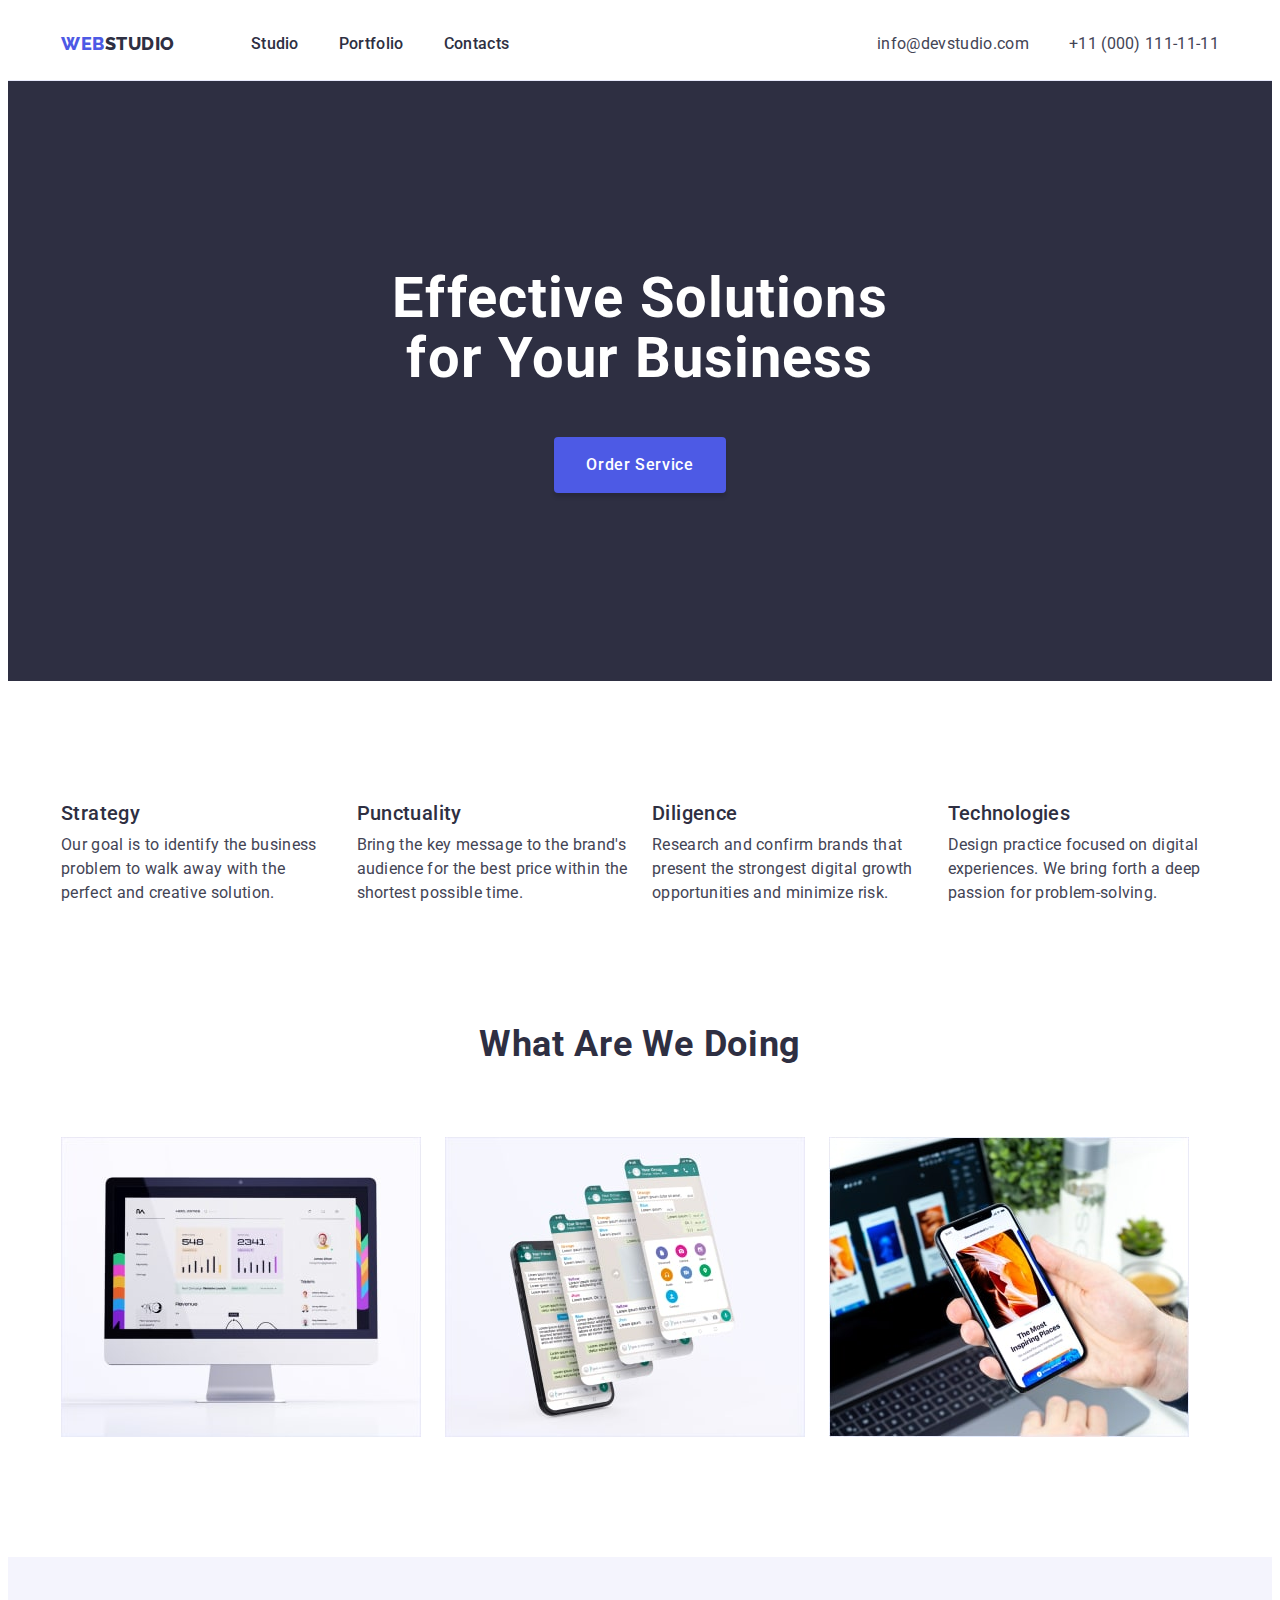
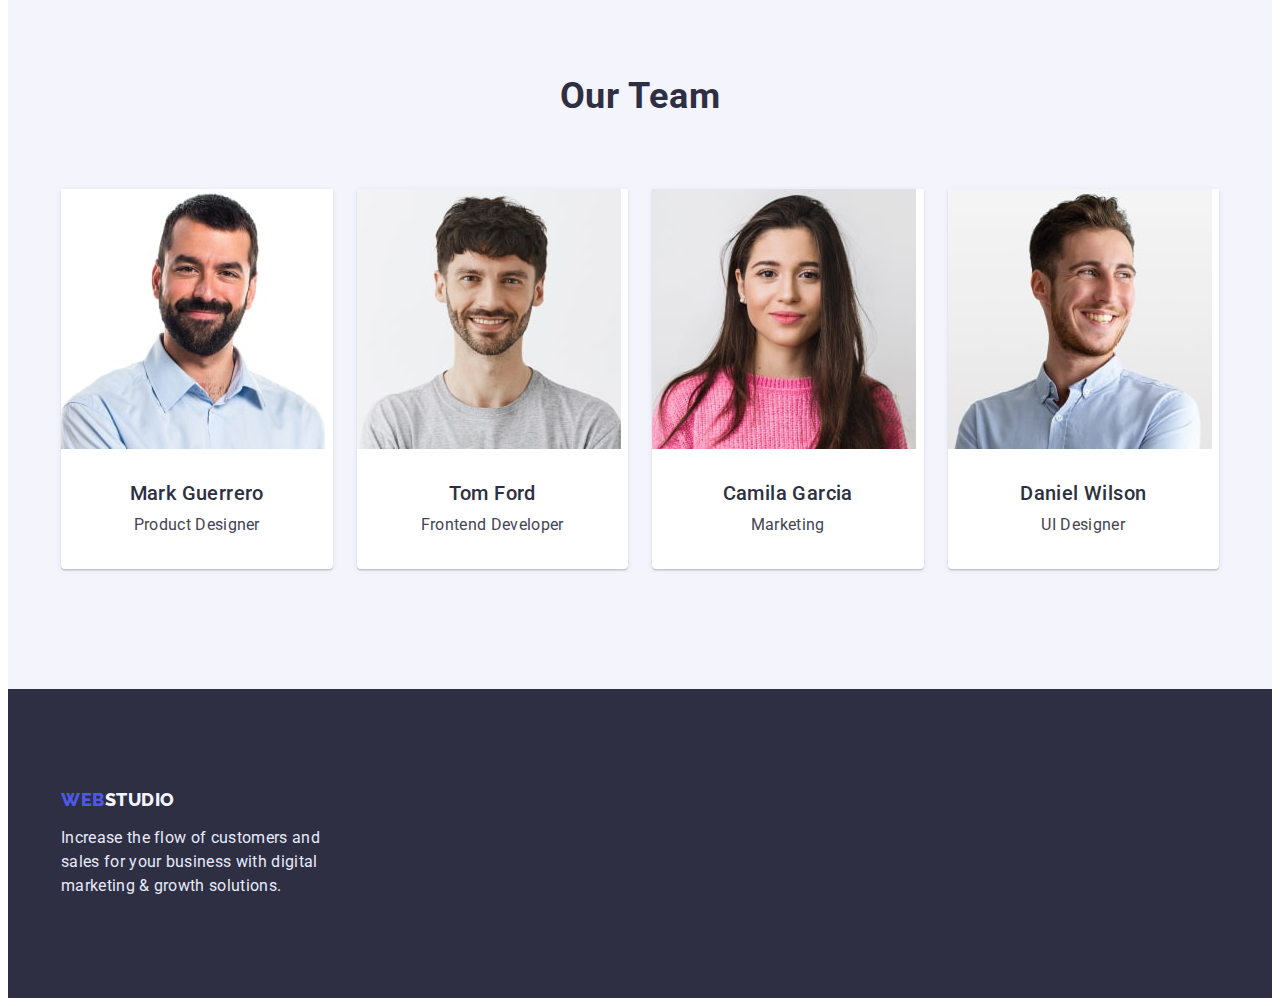
<file: index.html>
<!DOCTYPE html>
<html lang="en">

<head>
    <meta charset="UTF-8" />
    <meta http-equiv="X-UA-Compatible" content="IE=edge" />
    <meta name="viewport" content="width=device-width, initial-scale=1.0" />
    <title>WebStudio</title>
    <link rel="stylesheet" href="https://cdnjs.cloudflare.com/ajax/libs/modern-normalize/1.1.0/modern-normalize.min.css"
        integrity="sha512-wpPYUAdjBVSE4KJnH1VR1HeZfpl1ub8YT/NKx4PuQ5NmX2tKuGu6U/JRp5y+Y8XG2tV+wKQpNHVUX03MfMFn9Q=="
        crossorigin="anonymous" referrerpolicy="no-referrer" />
    <link rel="preconnect" href="https://fonts.googleapis.com" />
    <link rel="preconnect" href="https://fonts.gstatic.com" crossorigin />
    <link
        href="https://fonts.googleapis.com/css2?family=Raleway:wght@800&family=Roboto:wght@400;500;700;900&display=swap"
        rel="stylesheet" />
    <link rel="stylesheet" href="./css/styles.css" />
</head>

<body>
    <!-- Header -->
    <header class="header">
        <div class="container header-container">
            <nav class="nav-container">
                <a class="logo-link link" href="./index.html">Web<span class="logo-element">Studio</span></a>
                <ul class="nav-list list">
                    <li>
                        <a class="nav-link link" href="./index.html">Studio</a>
                    </li>
                    <li>
                        <a class="nav-link link" href="./portfolio.html">Portfolio</a>
                    </li>
                    <li><a class="nav-link link" href="">Contacts</a></li>
                </ul>
            </nav>
            <address class="address">
                <ul class="list address-list">
                        <li>
                            <a class="link address-link" href="mailto:info@devstudio.com">info@devstudio.com</a>
                        </li>
                        <li>
                            <a class="link address-link" href="tel:+110001111111">+11 (000) 111-11-11</a>
                        </li>
                </ul>
            </address>
        </div>
    </header>

    <main>
        <!-- Hero -->

        <section class="section hero-section">
            <div class="container">
                <h1 class="hero-caption">Effective Solutions for Your Business</h1>
                <button type="button" class="button hero-button">Order Service</button>
            </div>
        </section>

        <!-- Our features -->

        <section class="section">
            <div class="container">
                <h2 class="section-caption visually-hidden">Our features</h2>
                <ul class="list features-list">
                    <li class="item">
                        <h3 class="section-title">Strategy</h3>
                        <p class="section-text">
                            Our goal is to identify the business problem to walk away with the
                            perfect and creative solution.
                        </p>
                    </li>
                    <li class="item">
                        <h3 class="section-title">Punctuality</h3>
                        <p class="section-text">
                            Bring the key message to the brand's audience for the best price
                            within the shortest possible time.
                        </p>
                    </li>
                    <li class="item">
                        <h3 class="section-title">Diligence</h3>
                        <p class="section-text">
                            Research and confirm brands that present the strongest digital
                            growth opportunities and minimize risk.
                        </p>
                    </li>
                    <li class="item">
                        <h3 class="section-title">Technologies</h3>
                        <p class="section-text">
                            Design practice focused on digital experiences. We bring forth a
                            deep passion for problem-solving.
                        </p>
                    </li>
                </ul>
            </div>
        </section>

        <!-- What are we doing -->

        <section class="section about-section">
            <div class="container">
                <h2 class="section-caption">What are we doing</h2>
                <ul class="list work-list">
                    <li>
                        <img class="img-attribute" src="./images/section2/img1.jpg" alt="a computer with an open website" width="360" height="300" />
                    </li>
                    <li>
                        <img class="img-attribute" src="./images/section2/img2.jpg" alt="smartphone with open aplications" width="360" height="300" />
                    </li>
                    <li>
                        <img class="img-attribute" src="./images/section2/img3.jpg" alt="smartphone with laptop on background" width="360" height="300" />
                    </li>
                </ul>
            </div>
        </section>

        <!-- Our Team -->

        <section class="section section-team">
            <div class="container container-team">
                <h2 class="section-caption">Our team</h2>
                <ul class="list team-list">
                    <li class="team">
                        <img class="img-attribute" src="./images/section3/photo1.jpg" alt="Mark Guerrero's photo" width="264" height="260" />
                        <div class="team-text"><h3 class="section-title">Mark Guerrero</h3>
                        <p class="section-text">Product Designer</p></div>
                    </li>
                    <li class="team">
                        <img class="img-attribute" src="./images/section3/photo2.jpg" alt="Tom Ford's photo" width="264" height="260" />
                        <div class="team-text"><h3 class="section-title">Tom Ford</h3>
                        <p class="section-text">Frontend Developer</p></div>
                    </li>
                    <li class="team">
                        <img class="img-attribute" src="./images/section3/photo3.jpg" alt="Camila Garcia's photo" width="264" height="260" />
                        <div class="team-text"><h3 class="section-title">Camila Garcia</h3>
                        <p class="section-text">Marketing</p></div>
                    </li>
                    <li class="team">
                        <img class="img-attribute" src="./images/section3/photo4.jpg" alt="Daniel Wilson's photo" width="264" height="260" />
                        <div class="team-text"><h3 class="section-title">Daniel Wilson</h3>
                        <p class="section-text">UI Designer</p></div>
                    </li>
                </ul>
            </div>
        </section>
    </main>

    <!-- Footer -->

    <footer class="footer">
        <div class="container">
            <div class="logo-footer">
            <a class="link footer-link" href="./index.html">Web<span class="footer-element">Studio</span></a>
            <p class="footer-text">
                Increase the flow of customers and sales for your business with digital
                marketing & growth solutions.
            </p>
            </div>
        </div>
    </footer>
</body>

</html>
</file>
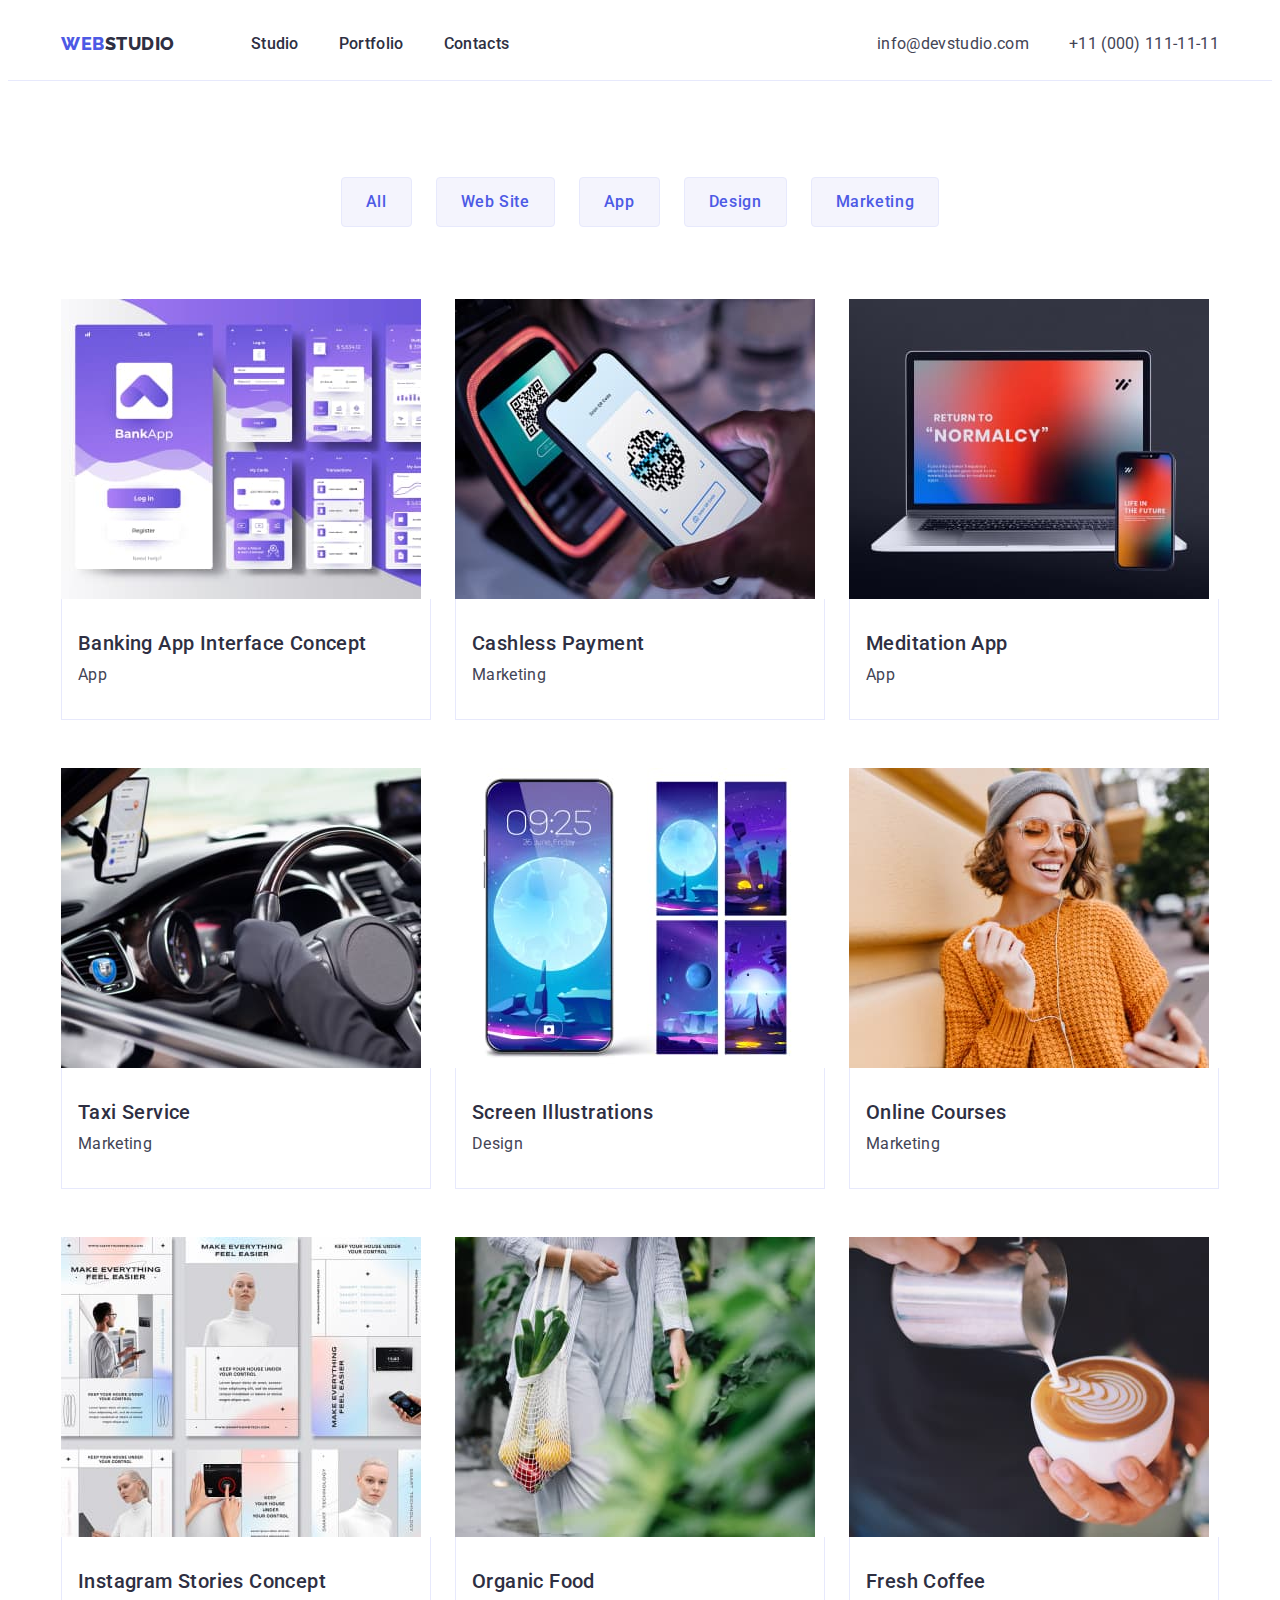
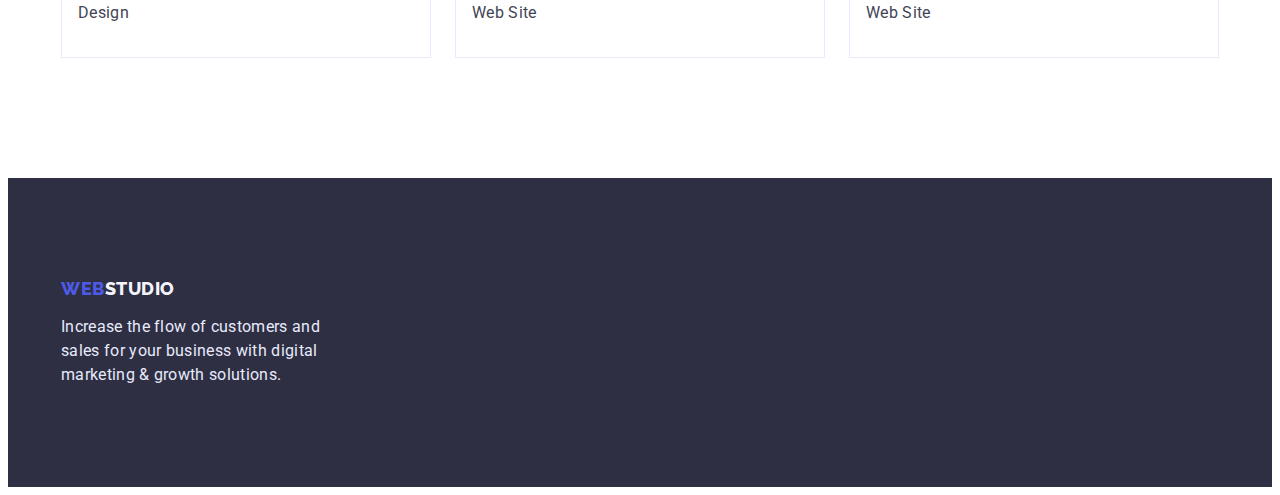
<file: portfolio.html>
<!DOCTYPE html>
<html lang="en">

<head>
    <meta charset="UTF-8" />
    <meta http-equiv="X-UA-Compatible" content="IE=edge" />
    <meta name="viewport" content="width=device-width, initial-scale=1.0" />
    <title>WebStudio</title>
    <link rel="stylesheet" href="https://cdnjs.cloudflare.com/ajax/libs/modern-normalize/1.1.0/modern-normalize.min.css"
        integrity="sha512-wpPYUAdjBVSE4KJnH1VR1HeZfpl1ub8YT/NKx4PuQ5NmX2tKuGu6U/JRp5y+Y8XG2tV+wKQpNHVUX03MfMFn9Q=="
        crossorigin="anonymous" referrerpolicy="no-referrer" />
    <link rel="preconnect" href="https://fonts.googleapis.com" />
    <link rel="preconnect" href="https://fonts.gstatic.com" crossorigin />
    <link
        href="https://fonts.googleapis.com/css2?family=Raleway:wght@800&family=Roboto:wght@400;500;700;900&display=swap"
        rel="stylesheet" />
    <link rel="stylesheet" href="./css/styles.css" />
</head>

<body>
    <!-- Header -->
    <header class="header">
        <div class="container header-container">
            <nav class="nav-container">
                <a class="logo-link link" href="./index.html">Web<span class="logo-element">Studio</span></a>
                <ul class="nav-list list">
                    <li>
                        <a class="nav-link link" href="./index.html">Studio</a>
                    </li>
                    <li>
                        <a class="nav-link link" href="./portfolio.html">Portfolio</a>
                    </li>
                    <li><a class="nav-link link" href="">Contacts</a></li>
                </ul>
            </nav>
            <address class="address">
                <ul class="list address-list">
                    <li>
                        <a class="link address-link" href="mailto:info@devstudio.com">info@devstudio.com</a>
                    </li>
                    <li>
                        <a class="link address-link" href="tel:+110001111111">+11 (000) 111-11-11</a>
                    </li>
                </ul>
            </address>
        </div>
    </header>

    <main>
        <section class="section examples"><div class="container">
            <h1 class="visually-hidden">Examples of work</h1>
            <ul class="list button-list">
                <li class="portfolio-button"><button type="button" class="button">All</button></li>
                <li class="portfolio-button">
                    <button type="button" class="button">Web Site</button>
                </li>
                <li class="portfolio-button"><button type="button" class="button">App</button></li>
                <li class="portfolio-button"><button type="button" class="button">Design</button></li>
                <li class="portfolio-button">
                    <button type="button" class="button">Marketing</button>
                </li>
            </ul>

            <ul class="list examples-list">
                <li class="example-item">
                    <a class="link"><img class="img-attribute" src="./images/portfolio/portfolio-1.jpg" alt="Banking App interface" width="360"
                            height="300" />
                        <div class="example-card"><h2 class="section-title">Banking App Interface Concept</h2>
                        <p class="section-text">App</p></div>
                    </a>
                </li>
                <li class="example-item">
                    <a class="link"><img class="img-attribute" src="./images/portfolio/portfolio-2.jpg" alt="Cashless paying by phone" width="360"
                            height="300" />
                        <div class="example-card"><h2 class="section-title">Cashless Payment</h2>
                        <p class="section-text">Marketing</p></div>
                    </a>
                </li>
                <li class="example-item">
                    <a class="link"><img class="img-attribute" src="./images/portfolio/portfolio-3.jpg"
                            alt="Same application on computer and phone" width="360" height="300" />
                        <div class="example-card"><h2 class="section-title">Meditation App</h2>
                        <p class="section-text">App</p></div>
                    </a>
                </li>
                <li class="example-item">
                    <a class="link"><img class="img-attribute" src="./images/portfolio/portfolio-4.jpg"
                            alt="Application on phone with cabin of auto on background" width="360" height="300" />
                        <div class="example-card"><h2 class="section-title">Taxi Service</h2>
                        <p class="section-text">Marketing</p></div>
                    </a>
                </li>
                <li class="example-item">
                    <a class="link"><img class="img-attribute" src="./images/portfolio/portfolio-5.jpg" alt="examples of phone wallpapers"
                            width="360" height="300" />
                        <div class="example-card"><h2 class="section-title">Screen Illustrations</h2>
                        <p class="section-text">Design</p></div>
                    </a>
                </li>
                <li class="example-item">
                    <a class="link"><img class="img-attribute" src="./images/portfolio/portfolio-6.jpg" alt="Girl with phone" width="360"
                            height="300" />
                        <div class="example-card"><h2 class="section-title">Online Courses</h2>
                        <p class="section-text">Marketing</p></div>
                    </a>
                </li>
                <li class="example-item">
                    <a class="link"><img class="img-attribute" src="./images/portfolio/portfolio-7.jpg" alt="Examples of websites design"
                            width="360" height="300" />
                        <div class="example-card"><h2 class="section-title">Instagram Stories Concept</h2>
                        <p class="section-text">Design</p></div>
                    </a>
                </li>
                <li class="example-item">
                    <a class="link"><img class="img-attribute" src="./images/portfolio/portfolio-8.jpg" alt="Women with food in bag" width="360"
                            height="300" />
                        <div class="example-card"><h2 class="section-title">Organic Food</h2>
                        <p class="section-text">Web Site</p></div>
                    </a>
                </li>
                <li class="example-item">
                    <a class="link"><img class="img-attribute" src="./images/portfolio/portfolio-9.jpg" alt="Making the cup of cofee with milk"
                            width="360" height="300" />
                        <div class="example-card"><h2 class="section-title">Fresh Coffee</h2>
                        <p class="section-text">Web Site</p></div>
                    </a>
                </li>
            </ul>
            </div>
        </section>
    </main>

    <!-- Footer -->
    <footer class="footer">
        <div class="container">
            <div class="logo-footer">
                <a class="link footer-link" href="./index.html">Web<span class="footer-element">Studio</span></a>
                <p class="footer-text">
                    Increase the flow of customers and sales for your business with digital
                    marketing & growth solutions.
                </p>
            </div>
        </div>
    </footer>
</body>

</html>
</file>
<file: css/styles.css>
:root {
  --iris-brand-color: #4d5ae5;
  --ocean-pressed-color: #404bbf;
  --navyblue-dark-color: #2e2f42;
  --green-success-color: #31d0aa;
  --slate-text-color: #434455;
  --lightslate-subtle-color: #8e8f99;
  --cornflower-accent-color: #e7e9fc;
  --cloud-light-color: #f4f4fd;
  --navyblue-modal-color: rgba(46, 47, 66, 0.4);
  --grey-hero-color: rgba(46, 47, 66, 0.7);
  --main-color: #fff;
  --font-weight-caption: 700;
  --font-size-caption: 36px;
  --font-weight-title: 500;
  --font-size-title: 20px;
}

/* --- Common styles --- */

body {
  font-family: "Roboto", sans-serif;
  line-height: 1.5;
  letter-spacing: 0.02em;
  color: var(--slate-text-color);
  background-color: var(--main-color);
}

p,
h1,
h1,
h3,
h4,
h5,
h6 {
  margin: 0;
}

.img-attribute {
  display: block;
  max-width: 100%;
  height: auto;
}

.visually-hidden {
  position: absolute;
  width: 1px;
  height: 1px;
  margin: -1px;
  border: 0;
  padding: 0;
  white-space: nowrap;
  clip-path: inset(100%);
  clip: rect(0 0 0 0);
  overflow: hidden;
}

.link {
  text-decoration: none;
  font-style: normal;
}

.list {
  list-style: none;
  padding: 0;
  margin: 0;
}

.section {
  padding-top: 120px;
  padding-bottom: 120px;
}

.section-caption {
  margin-bottom: 72px;
  font-weight: var(--font-weight-caption);
  font-size: var(--font-size-caption);
  line-height: 1.11;
  text-align: center;
  letter-spacing: 0.02em;
  text-transform: capitalize;
  color: var(--navyblue-dark-color);
}

.section-title {
  font-weight: var(--font-weight-title);
  font-size: var(--font-size-title);
  line-height: 1.2;
  letter-spacing: 0.02em;
  color: var(--navyblue-dark-color);
}

.section-text {
  font-size: 16px;
  line-height: 1.5;
  letter-spacing: 0.02em;
  color: var(--slate-text-color);
}

.button {
  cursor: pointer;
  font-family: "Roboto", sans-serif;
  font-weight: var(--font-weight-title);
  font-size: 16px;
  line-height: 1.5;
  letter-spacing: 0.04em;
  color: var(--main-color);
  background-color: var(--iris-brand-color);
  border-radius: 4px;
  border: 0;
  padding: 12px 24px;
}

.button:hover {
  background-color: var(--ocean-pressed-color);
}

.container {
  width: 1158px;
  padding: 0 15px;
  margin: 0 auto;
}

/* --- Header --- */

.header {
  border-bottom: 1px solid var(--cornflower-accent-color);
}

.header-container {
  display: flex;
  justify-content: space-between;
  align-items: center;
}

.header-nav {
  display: flex;
  align-items: center;
}

.nav-container {
  display: flex;
  align-items: center;
}

.nav-list {
  display: flex;
  margin-left: 76px;
  gap: 40px;
}

.logo-link {
  display: block;
  font-family: "Raleway", sans-serif;
  font-weight: 800;
  font-size: 18px;
  /* autocheck error */
  line-height: 1.17;
  letter-spacing: 0.03em;
  text-transform: uppercase;
  color: var(--iris-brand-color);
  padding: 24px 0 24px 0;
}

.logo-element {
  color: var(--navyblue-dark-color);
}

.nav-link {
  display: block;
  font-weight: 500;
  font-size: 16px;
  line-height: 1.5;
  letter-spacing: 0.02em;
  color: var(--navyblue-dark-color);
  padding: 24px 0 24px 0;
}

.nav-link:hover,
.nav-link:focus {
  color: var(--ocean-pressed-color);
}

/* .nav-list .link.active {
  color: var(--ocean-pressed-color);
} */
.adress {
  font-style: normal;
  margin-left: auto;
}

.address-list {
  display: flex;

  gap: 40px;
}

.address-link {
  color: var(--slate-text-color);
  padding: 24px 0 24px 0;
}

.address-link:hover,
.address-link:focus {
  color: var(--ocean-pressed-color);
}

/* --- Hero section ---  */

.hero-section {
  background-color: var(--navyblue-dark-color);
  text-align: center;
  padding: 188px 0 188px 0;
}

.hero-caption {
  font-weight: var(--font-weight-caption);
  font-size: 56px;
  line-height: 1.07;
  letter-spacing: 0.02em;
  color: var(--main-color);
  max-width: 496px;
  margin: 0 auto 48px;
}

.hero-button {
  background: #4d5ae5;
  box-shadow: 0px 4px 4px rgba(0, 0, 0, 0.15);
  border-radius: 4px;
  padding: 16px 32px;
}

/* --- Our features section --- */
.features-list {
  display: flex;
  gap: 24px;
}

.features-list .item {
  flex-basis: calc((100% - 3 * 24px) / 4);
}

.features-list .section-title {
  margin-bottom: 8px;
}
/* --- What are we doing section --- */
.section.about-section {
  padding-top: 0;
}

.section-caption {
  padding-top: 0;
  margin-top: 0;
}

.work-list {
  display: flex;
  gap: 24px;
}

/* --- Our Team Section--- */
.section-team {
  background-color: var(--cloud-light-color);
}

.team-text {
  padding: 32px 16px 32px 16px;
  border-radius: 0px 0px 4px 4px;
}

.team {
  flex-basis: calc((100% - 3 * 24px) / 4);
  background: #ffffff;
  box-shadow: 0px 1px 6px rgba(46, 47, 66, 0.08),
    0px 1px 1px rgba(46, 47, 66, 0.16), 0px 2px 1px rgba(46, 47, 66, 0.08);
  border-radius: 0px 0px 4px 4px;
}

.team-list {
  display: flex;
  gap: 24px;
}

.team-text {
  text-align: center;
}

.section-title {
  margin-bottom: 8px;
  margin-top: 0;
}

.section-text {
  margin: 0;
}

/* --- Footer --- */

.footer {
  background-color: var(--navyblue-dark-color);
  padding: 100px 0;
}

.logo-footer {
  width: 264px;
}

.footer-link {
  display: inline-block;
  font-family: "Raleway", sans-serif;
  font-weight: 800;
  font-size: 18px;
  line-height: 1.17;
  letter-spacing: 0.03em;
  text-transform: uppercase;
  color: var(--iris-brand-color);
  margin-bottom: 16px;
}

.footer-element {
  color: var(--cloud-light-color);
}

.footer-text {
  color: var(--cornflower-accent-color);
}

/* --- Portfolio page --- */
.button-list {
  display: flex;
  justify-content: center;
  gap: 24px;
  margin: 0 auto 72px;
}

.section.examples {
  padding-top: 96px;
}

.examples-list {
  list-style: none;
  display: flex;
  flex-wrap: wrap;
  gap: 48px 24px;
}

.example-item {
  flex-basis: calc((100% - 2 * 24px) / 3);
}

.example-card {
  padding: 32px 16px;
  border: 1px solid var(--cornflower-accent-color);
  border-top: none;
  margin-top: 0;
}

.examples .button {
  padding: 12px 24px;
  color: var(--iris-brand-color);
  background-color: var(--cloud-light-color);
  border: 1px solid var(--cornflower-accent-color);
  border-radius: 4px;
}

.examples .button:hover,
.examples .button:focus {
  color: var(--main-color);
  background-color: var(--ocean-pressed-color);
  box-shadow: 0px 3px 1px rgba(0, 0, 0, 0.1), 0px 2px 1px rgba(0, 0, 0, 0.08),
    0px 2px 2px rgba(0, 0, 0, 0.12);
  border-radius: 4px;
  border: 1px solid var(--ocean-pressed-color);
}
</file>
